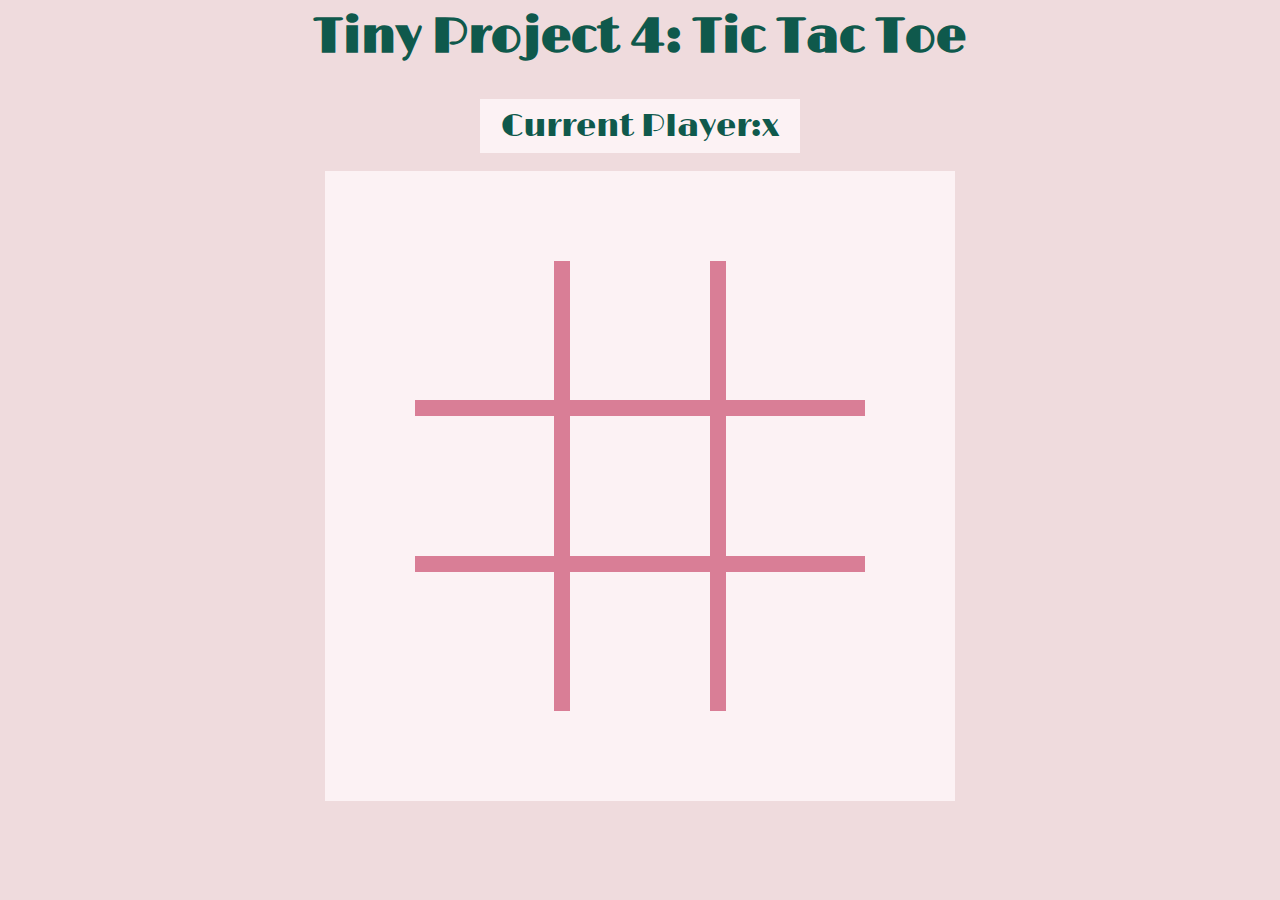
<file: ClickTacToe/index.html>
<html>

<head>
    <meta http-equiv="Content-Type" content="text/html; charset=UTF-8">
    <meta name="viewport" content="width=device-width, initial-scale=1.0">
    <title>Tic Tac Toe</title>
    <link rel="stylesheet" href="styles.css" media="all">
    <script src="scripts.js" defer></script>

</head>

<body>
    <header>
        <h1> Tiny Project 4: Tic Tac Toe</h1>
    </header>

    <main>

        <div id="currentPlayer">
            Current Player: <span> </span>
        </div>

        <br>

        <div class="gamearea">
                <div class=" game-background">
                    <div class="game">
                        <!-- row 1-->
                        <div class="square" id="a1"></div>
                        <div class="square" id="a2"></div>
                        <div class="square" id="a3"></div>

                        <!-- row 2-->
                        <div class="square" id="b1"></div>
                        <div class="square" id="b2"></div>
                        <div class="square" id="b3"></div>

                        <!-- row 3-->
                        <div class="square" id="b1"></div>
                        <div class="square" id="c2"></div>
                        <div class="square" id="c3"></div>

                    </div>
                </div>
        </div>

        <br>

        <div id="gameResult">no winner yet</div>

    </main>

</body>

</html>
</file>
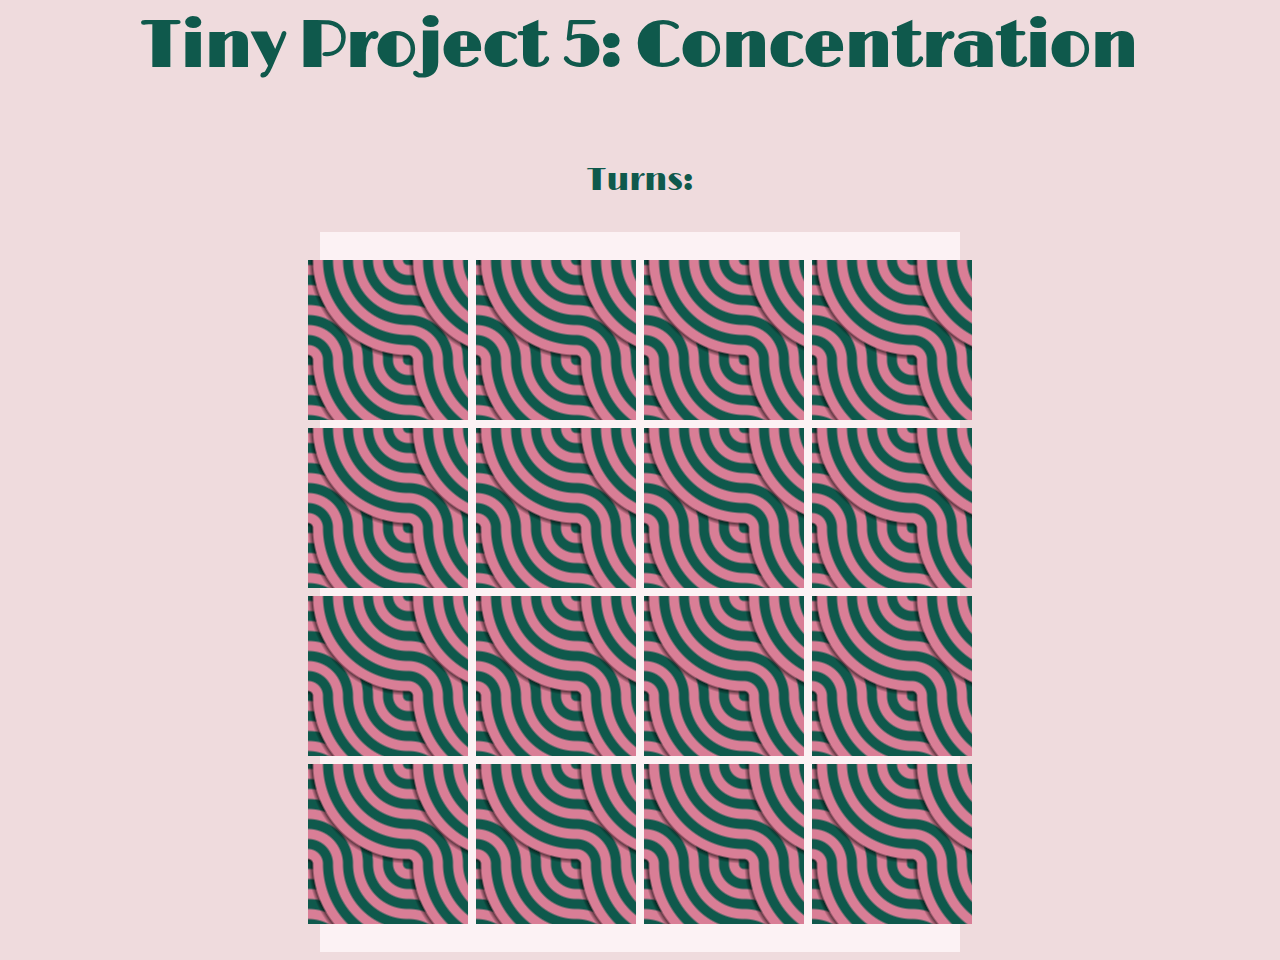
<file: Concentration/index.html>
<html>

<head>
    <meta http-equiv="Content-Type" content="text/html; charset=UTF-8">
    <meta name="viewport" content="width=device-width, initial-scale=1.0">
    <title>
        Tiny project 5: Concentration 
    </title>
    <link rel="stylesheet" href="styles.css" media="all">
    <script src="scripts.js" defer></script>

</head>

<body>

    <header>
        <h1> Tiny Project 5: Concentration</h1>
    </header>

    <main>
        <div id="turnCount">
            <p>Turns: <span></span></p>
        </div>
    <div class="background">
        <div id="gameboard">
            <div class= "card pair1">
                <div class="cardContent">
                    <div class= "cardfront"></div>
                    <div class= "cardback">:)</div>
                </div>
            </div>

            <div class= "card pair1">
                <div class="cardContent">
                    <div class= "cardfront"></div>
                    <div class= "cardback">:)</div>
                </div>
            </div>

            <div class= "card pair2">
                <div class="cardContent">
                    <div class= "cardfront"></div>
                    <div class= "cardback">:|</div>
                </div>
            </div>

            <div class= "card pair2">
                <div class="cardContent">
                    <div class= "cardfront"></div>
                    <div class= "cardback">:|</div>
                </div>
            </div>

            <div class= "card pair3">
                <div class="cardContent">
                    <div class= "cardfront"></div>
                    <div class= "cardback">:D</div>
                </div>
            </div>

            <div class= "card pair3">
                <div class="cardContent">
                    <div class= "cardfront"></div>
                    <div class= "cardback">:D</div>
                </div>
            </div>

            <div class= "card pair4">
                <div class="cardContent">
                    <div class= "cardfront"></div>
                    <div class= "cardback">>:D</div>
                </div>
            </div>

            <div class= "card pair4">
                <div class="cardContent">
                    <div class= "cardfront"></div>
                    <div class= "cardback">>:D</div>
                </div>
            </div>

            <div class= "card pair5">
                <div class="cardContent">
                    <div class= "cardfront"></div>
                    <div class= "cardback">:(</div>
                </div>
            </div>

            <div class= "card pair5">
                <div class="cardContent">
                    <div class= "cardfront"></div>
                    <div class= "cardback">:(</div>
                </div>
            </div>

            <div class= "card pair6">
                <div class="cardContent">
                    <div class= "cardfront"></div>
                    <div class= "cardback"> >:|</div>
                </div>
            </div>

            <div class= "card pair6">
                <div class="cardContent">
                    <div class= "cardfront"></div>
                    <div class= "cardback"> >:|</div>
                </div>
            </div>

            <div class= "card pair7">
                <div class="cardContent">
                    <div class= "cardfront"></div>
                    <div class= "cardback">D:</div>
                </div>
            </div>

            <div class= "card pair7">
                <div class="cardContent">
                    <div class= "cardfront"></div>
                    <div class= "cardback">D:</div>
                </div>
            </div>

            <div class= "card pair8">
                <div class="cardContent">
                    <div class= "cardfront"></div>
                    <div class= "cardback">:P</div>
                </div>
            </div>

            <div class= "card pair8">
                <div class="cardContent">
                    <div class= "cardfront"></div>
                    <div class= "cardback">:P</div>
            </div>

        </div>

      </div>
      
       <div id="winning"></div>
    </main>

</body>

</html>
</file>
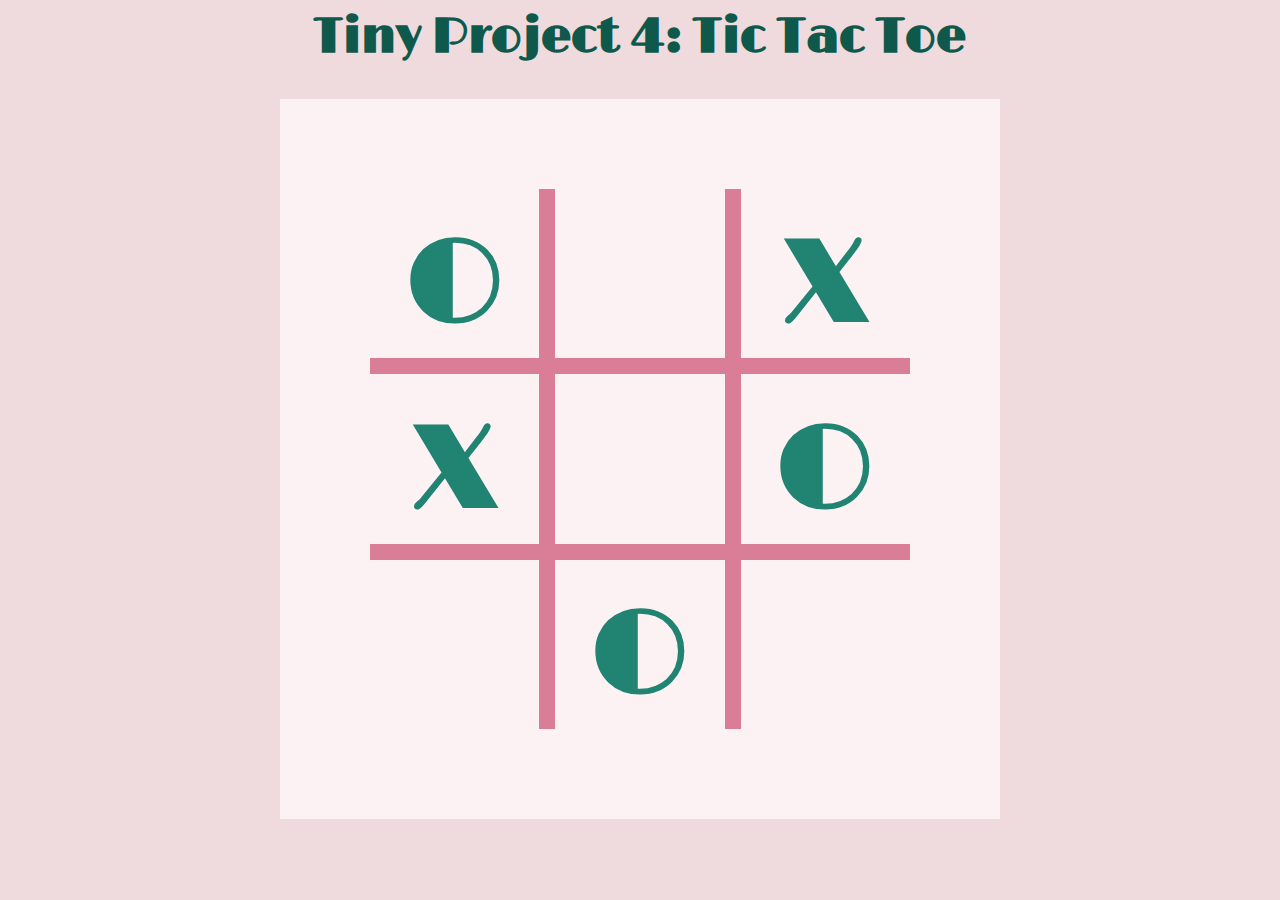
<file: TP4/index.html>
<html>

<head>
    <meta http-equiv="Content-Type" content="text/html; charset=UTF-8">
    <meta name="viewport" content="width=device-width, initial-scale=1.0">
    <title>Tic Tac Toe</title>
    <link rel="stylesheet" href="styles.css" media="all">

</head>

<body>

    <header>
        <h1> Tiny Project 4: Tic Tac Toe</h1>
    </header>

    <main>
    
        <div class=" game-background">
            <div class="game">
                <!-- row 1-->
                 <div class="square">o</div>
                 <div class="square"></div>
                 <div class="square">x</div>

                <!-- row 2-->
                 <div class="square">x</div>
                 <div class="square"></div>
                 <div class="square">o</div>

                <!-- row 3-->
                 <div class="square"></div>
                 <div class="square">o</div>
                 <div class="square"></div>
                                  
            </div>
        </div>
    </main>

</body>

</html>
</file>
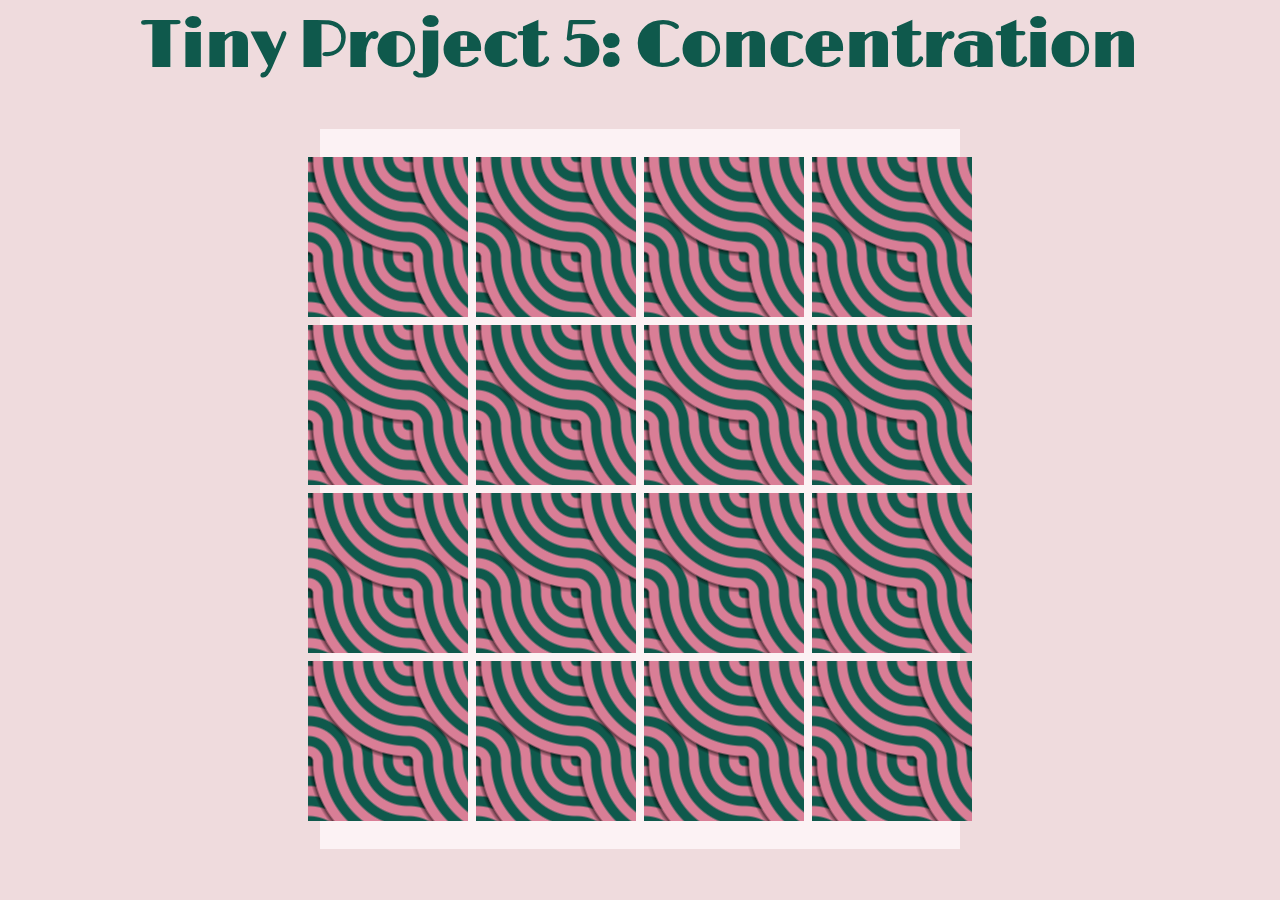
<file: TP5/index.html>
<html>

<head>
    <meta http-equiv="Content-Type" content="text/html; charset=UTF-8">
    <meta name="viewport" content="width=device-width, initial-scale=1.0">
    <title>
        Tiny project 5: Concentration 
    </title>
    <link rel="stylesheet" href="styles.css" media="all">

</head>

<body>

    <header>
        <h1> Tiny Project 5: Concentration</h1>
    </header>

    <main>
    <div class="background">
        <div class="gameboard">
            <!--Card 1---------------------------->
            <div class= "card pair1">
                <div class="cardContent">
                    <div class= "cardfront"></div>
                    <div class= "cardback">:)</div>
                </div>
            </div>

            <div class= "card pair1">
                <div class="cardContent">
                    <div class= "cardfront"></div>
                    <div class= "cardback">:)</div>
                </div>
            </div>

         <!--Card 2---------------------------->
            <div class= "card pair2">
                <div class="cardContent">
                    <div class= "cardfront"></div>
                    <div class= "cardback">:|</div>
                </div>
            </div>

            <div class= "card pair2">
                <div class="cardContent">
                    <div class= "cardfront"></div>
                    <div class= "cardback">:|</div>
                </div>
            </div>

         <!--Card 3---------------------------->
            <div class= "card pair3">
                <div class="cardContent">
                    <div class= "cardfront"></div>
                    <div class= "cardback">:D</div>
                </div>
            </div>

            <div class= "card pair3">
                <div class="cardContent">
                    <div class= "cardfront"></div>
                    <div class= "cardback">:D</div>
                </div>
            </div>

         <!--Card 4---------------------------->
            <div class= "card pair4">
                <div class="cardContent">
                    <div class= "cardfront"></div>
                    <div class= "cardback">>:D</div>
                </div>
            </div>

            <div class= "card pair4">
                <div class="cardContent">
                    <div class= "cardfront"></div>
                    <div class= "cardback">>:D</div>
                </div>
            </div>

        <!--Card 5---------------------------->
            <div class= "card pair5">
                <div class="cardContent">
                    <div class= "cardfront"></div>
                    <div class= "cardback">:(</div>
                </div>
            </div>

            <div class= "card pair5">
                <div class="cardContent">
                    <div class= "cardfront"></div>
                    <div class= "cardback">:(</div>
                </div>
            </div>

         <!--Card 6---------------------------->
            <div class= "card pair6">
                <div class="cardContent">
                    <div class= "cardfront"></div>
                    <div class= "cardback"> >:|</div>
                </div>
            </div>

            <div class= "card pair6">
                <div class="cardContent">
                    <div class= "cardfront"></div>
                    <div class= "cardback"> >:|</div>
                </div>
            </div>

         <!--Card 7---------------------------->
            <div class= "card pair7">
                <div class="cardContent">
                    <div class= "cardfront"></div>
                    <div class= "cardback">D:</div>
                </div>
            </div>

            <div class= "card pair7">
                <div class="cardContent">
                    <div class= "cardfront"></div>
                    <div class= "cardback">D:</div>
                </div>
            </div>

         <!--Card 8---------------------------->
            <div class= "card pair8">
                <div class="cardContent">
                    <div class= "cardfront"></div>
                    <div class= "cardback">:P</div>
                </div>
            </div>

            <div class= "card pair8">
                <div class="cardContent">
                    <div class= "cardfront"></div>
                    <div class= "cardback">:P</div>
            </div>

        </div>
      </div>
    </main>

</body>

</html>
</file>
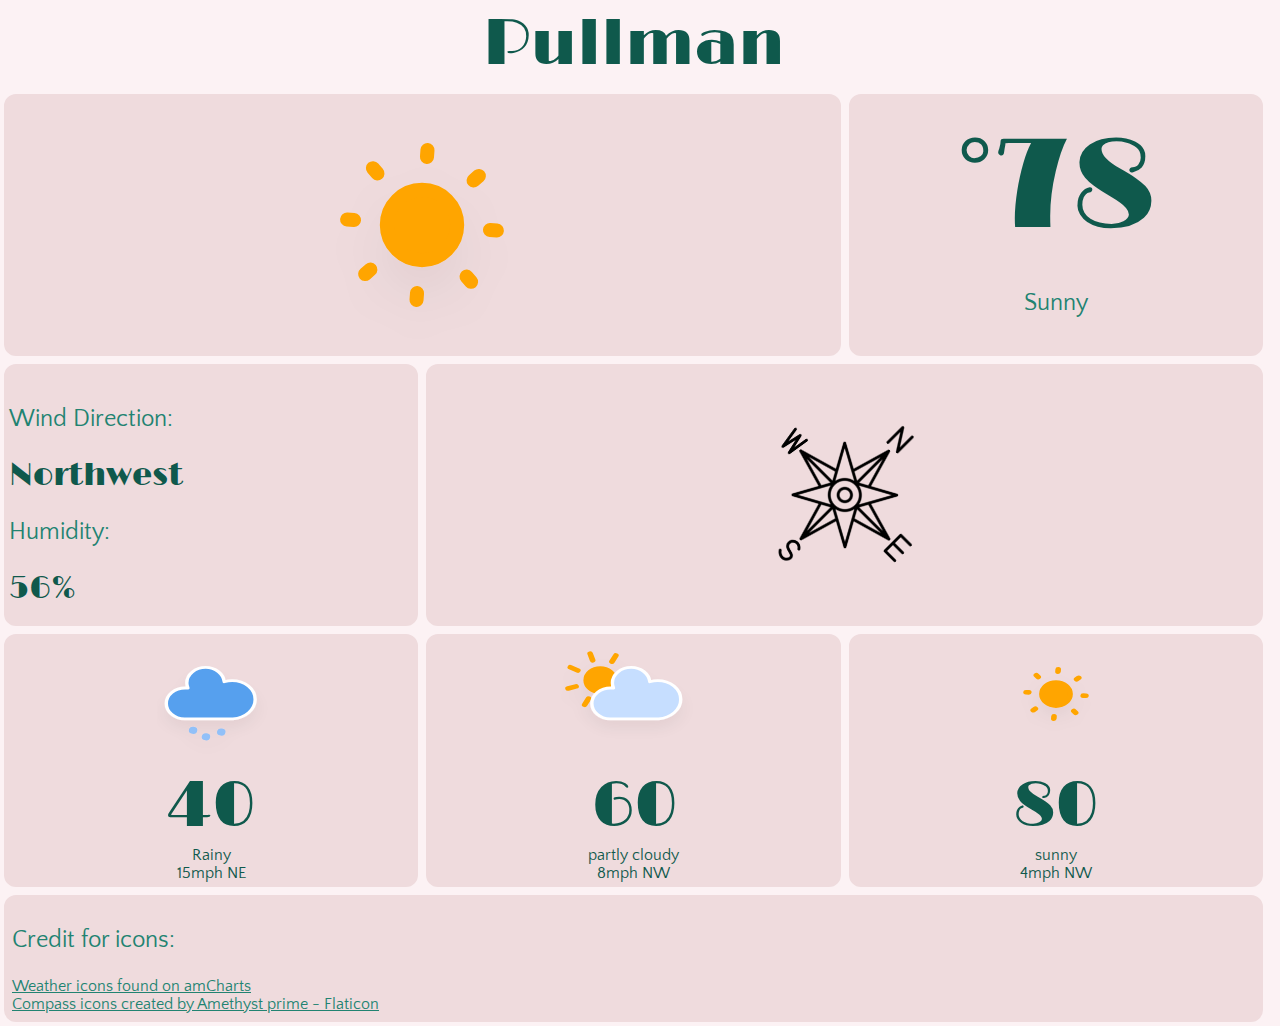
<file: TP6/index.html>
<html>

<head>
    <meta http-equiv="Content-Type" content="text/html; charset=UTF-8">
    <meta name="viewport" content="width=device-width, initial-scale=1.0">
    <title>Tiny Project 6: Weather App</title>
    <link rel="stylesheet" href="styles.css" media="all">

</head>

<body>


    <main>
            <div id= "location">Pullman</div>
            
            <div class="block" id="currentweathericon"><img id="current weather" src="weathericons/day.svg"></div>

            <div class="block" id="currentweatherinfo">
                <div class= "currentTemp">°78</div>
                <div class= "currentDescription">
                    <p>Sunny</p> <!--maybe weird whe adding java-->
                </div>
            </div>

<!-- Going to be humidity and have cool compass hopefully-->

            <div class="block" id="windinfo">
                <p>Wind Direction:</p>
                <div class="windDirection">Northwest</div>
                    <p>Humidity:</p>
                <div class= "humidity">56%</div>
            </div>

            <div id="compass" class="block">
                <img id="compassimg" src="weathericons/compass.png">
            </div>


<!--future info-->            
            <div id="predictions">

                <div class="block futureDay">
                    <div class="futureicon"><img id="futureIcon" src="weathericons/rainy.svg"></div>
                    <div class="futureTemp">40</div>
                    <div class="futureStatus">Rainy</div>                
                    <div class="futureWind">15mph NE</div>
                </div>

                <div class="block futureDay">
                    <div class="futureicon"><img id="futureIcon" src="weathericons/cloudy-day.svg"></div>
                    <div class="futureTemp">60</div>
                    <div class="futureStatus">partly cloudy</div>                
                    <div class="futureWind">8mph NW</div>
                </div>

                <div class="block futureDay">
                    <div class="futureicon"> <img id="futureIcon" src="weathericons/day.svg"></div> <!--these are the best icons i've ever found-->
                    <div class="futureTemp">80</div>
                    <div class="futureStatus">sunny</div>                
                    <div class="futureWind">4mph NW</div>
                </div>
                                
            </div>
            
        <div class="block" id="credit">
            <p>Credit for icons:</p>
            <a href="https://www.amcharts.com/free-animated-svg-weather-icons/" >Weather icons found on amCharts</a>
            <a href="https://www.flaticon.com/free-icons/compass" title="compass icons">Compass icons created by Amethyst prime - Flaticon</a>
         </div>

    </main>

</body>

</html>
</file>
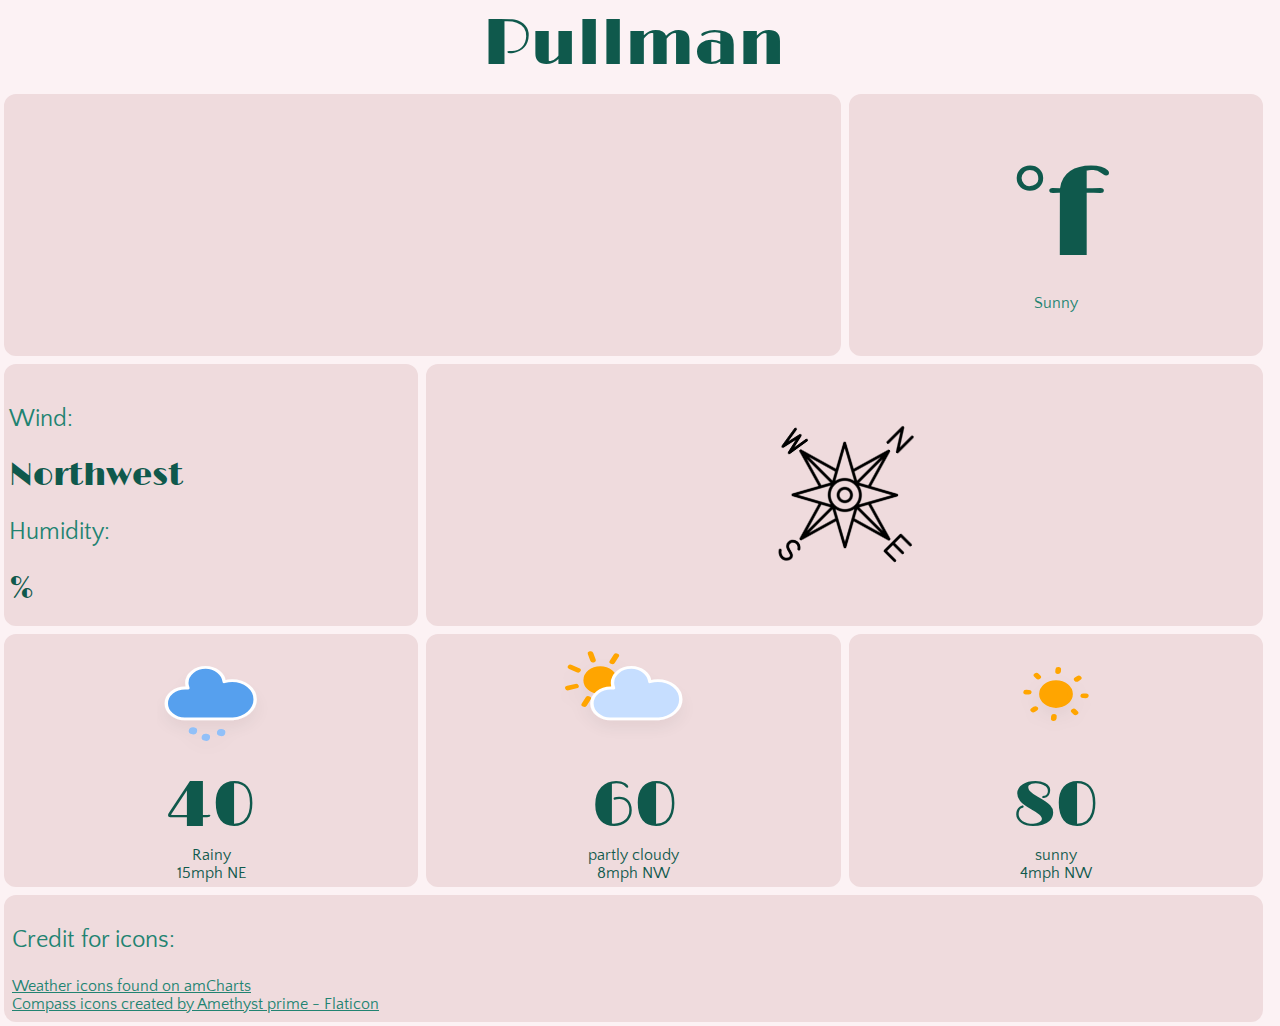
<file: weatherApp/index.html>
<html>

<head>
    <meta http-equiv="Content-Type" content="text/html; charset=UTF-8">
    <meta name="viewport" content="width=device-width, initial-scale=1.0">
    <title>Tiny Project 6: Weather App</title>
    <link rel="stylesheet" href="styles.css" media="all">
    <script src="scripts.js" defer></script>


</head>

<body>


    <main>
            <div id= "location">Pullman</div>
            
            <div class="block" id="currentweathericon"><!--<img id="currentweatherimg" src="weathericons/day.svg">--></div>

            <div class="block" id="currentweatherinfo">
                <div class= "currentTemp"><span></span>°f</div>
                <div class= "currentDescription">Sunny</div>
            </div>

<!-- Going to be humidity and have cool compass hopefully-->

            <div class="block" id="windinfo">
                <p>Wind:</p>
                <div class="windDirection">Northwest</div>
                    <p>Humidity:</p>
                <div class= "humidity"><span></span>%</div>
            </div>

            <div id="compass" class="block">
                <img id="compassimg" src="weathericons/compass.png">
            </div>


<!--future info-->            
            <div id="predictions">

                <div class="block futureDay">
                    <div class="futureicon"><img id="futureIcon" src="weathericons/rainy.svg"></div>
                    <div class="futureTemp">40</div>
                    <div class="futureStatus">Rainy</div>                
                    <div class="futureWind">15mph NE</div>
                </div>

                <div class="block futureDay">
                    <div class="futureicon"><img id="futureIcon" src="weathericons/cloudy-day.svg"></div>
                    <div class="futureTemp">60</div>
                    <div class="futureStatus">partly cloudy</div>                
                    <div class="futureWind">8mph NW</div>
                </div>

                <div class="block futureDay">
                    <div class="futureicon"> <img id="futureIcon" src="weathericons/day.svg"></div> <!--these are the best icons i've ever found-->
                    <div class="futureTemp">80</div>
                    <div class="futureStatus">sunny</div>                
                    <div class="futureWind">4mph NW</div>
                </div>
                                
            </div>
            
        <div class="block" id="credit">
            <p>Credit for icons:</p>
            <a href="https://www.amcharts.com/free-animated-svg-weather-icons/" >Weather icons found on amCharts</a>
            <a href="https://www.flaticon.com/free-icons/compass" title="compass icons">Compass icons created by Amethyst prime - Flaticon</a>
         </div>

    </main>

</body>

</html>
</file>
<file: ClickTacToe/styles.css>
/* da fonts**********************************************************/
@import url('https://fonts.googleapis.com/css2?family=Limelight&family=Quattrocento+Sans:ital,wght@0,400;0,700;1,400;1,700&display=swap');

@import url('https://fonts.googleapis.com/css2?family=Quattrocento+Sans:ital,wght@0,400;0,700;1,400;1,700&display=swap');
/**********************************************************************/

/* responsive**********************************************************/
@media only screen and (orientation: landscape){ 
:root{
    --gameboard: 50vh;
    --background: 70vh;
    --currentPlayerFont: 2rem;
    --currentPlayerBackground: 10em; 
}

}

@media only screen and (orientation: portrait){
    :root{
    --gameboard: 50vh;
    --background: 95vw;

    --currentPlayerFont: 1.5rem;
    --currentPlayerBackground: 15em; 
}



}
/********************************************************************/

/*Player info**********************************************************/
#currentPlayer{
display: flex;
align-items: center;
justify-content: center;
background-color: #FCF2F4;
width: var(--currentPlayerBackground);
height: 6vh;

font-family: "Limelight", sans-serif;
font-size: var( --currentPlayerFont);
color:#0F594C;

}

#gameResult{
display: none;
position: absolute;
top:40%;
left:23%;
z-index: 1; 

text-align: center;
background-color: #EFDBDD;
width: var(--currentPlayerBackground);
height: 6vh;

font-family: "Limelight", sans-serif;
font-size: var( --currentPlayerFont);
color:#0F594C;
transition: 1s;

}
/********************************************************************/

/* the game**********************************************************/

body{
    background-color:#EFDBDD;
    
}
main {
    display: flex;
    align-items: center;
    justify-content: center;
    flex-direction: column;
}

h1{
    font-family: "Limelight", sans-serif;
    color:#0F594C;
    text-align: center;
    font-size: 3rem;
}

.game-background{
    width:var(--background);
    height:var(--background);
    display: flex;
    align-items: center;
    justify-content: center;
    background-color: #FCF2F4;
}

.game{
    position: relative;
    width: var(--gameboard);
    height: var(--gameboard);
    background-color: #D97E96;

    display:grid;
    grid-template-rows: 1fr 1fr 1fr;
    grid-template-columns: 1fr 1fr 1fr;
    gap: 1em;

}

.square{
    display: flex;
    align-items: center;
    justify-content: center;

    position: relative;
    background-color: #FCF2F4;
    font-family: "Limelight", sans-serif;
    font-size: 10rem;
    color:#218371;
    overflow: hidden;
    transition: background-color 0.2s ease;

}

.square:hover{
    background-color: #EFDBDD;
    
}
.square.clicked:hover{
    background-color: #FCF2F4;
    
}
/*game over**********************************************************/
</file>
<file: Concentration/styles.css>
/* Tiny Project 5: Concentraition******************************/
/* da fonts**********************************************************/
@import url('https://fonts.googleapis.com/css2?family=Limelight&family=Quattrocento+Sans:ital,wght@0,400;0,700;1,400;1,700&display=swap');

@import url('https://fonts.googleapis.com/css2?family=Quattrocento+Sans:ital,wght@0,400;0,700;1,400;1,700&display=swap');
/**********************************************************************/

* {
    box-sizing: border-box;
}

:root {
    --cardSize: 10em;
    --backgroundHeight: 80vh;
    --backgroundWidth: 50vw;
}

body {
    background-color: #EFDBDD;
}

main {
    display: flex;
    flex-direction: column;
    align-items:center;
}

h1 {
    font-family: "Limelight", sans-serif;
    text-align: center;
    font-size: 4rem;
    color: #0f594c;
}

p{
    font-family: "Limelight", sans-serif;
    text-align: center;
    font-size: 2rem;
    color: #0f594c;

}

.background {
    display: flex;
    justify-content: center;
    align-items: center;
    width: var(--backgroundWidth);
    height: var(--backgroundHeight);
    background-color: #FCF2F4;
}

/*************************************************/

/* Game Board set up******************************/
#gameboard {
    position: relative;
    display: grid;
    align-items: center;
    grid-template-rows: 1fr 1fr;
    grid-template-columns: 1fr 1fr 1fr 1fr;
    gap: .5em;

}

/* Game Board Mobile set up***********************/
@media only screen and (orientation: portrait) {
    :root {
        --cardSize: 8em;
        --backgroundHeight: 150%;
        --backgroundWidth: 95vw;
    }

    h1 {
        font-size: 2rem;
    }


    .gameboard {
        position: relative;
        display: grid;
        align-items: center;
        grid-template-columns: 1fr 1fr;
        grid-template-rows: 1fr 1fr 1fr 1fr;
        gap: .5em;
    }

}

/************************************************/

/*Card look**************************************/

.card {
    position: relative;
    width: var(--cardSize);
    height: var(--cardSize);
    perspective: 600px;
    transition: opacity 1s;

}

.cardContent {
    position: absolute;
    width: 100%;
    height: 100%;
    transition: transform 0.5s;
    transform-style: preserve-3d;
}


.cardfront,
.cardback {
    position: absolute;
    background-color: #4D8C63;
    color: #FCF2F4;
    font-size: 5rem;
    width: 100%;
    height: 100%;
    backface-visibility: hidden;
}

.cardfront {
    --s: 100px;
    /* control the size*/
    --c1: #0f594c;
    --c2: #d97e96;

    --_g:
        var(--c2) 6% 14%, var(--c1) 16% 24%, var(--c2) 26% 34%, var(--c1) 36% 44%,
        var(--c2) 46% 54%, var(--c1) 56% 64%, var(--c2) 66% 74%, var(--c1) 76% 84%, var(--c2) 86% 94%;
    background:
        radial-gradient(100% 100% at 100% 0, var(--c1) 4%, var(--_g), #0008 96%, #0000),
        radial-gradient(100% 100% at 0 100%, #0000, #0008 4%, var(--_g), var(--c1) 96%) var(--c1);
    background-size: var(--s) var(--s);
}

.cardback {
    display: flex;
    align-items: center;
    justify-content: center;
    background-color: #0F594C;
    transform: rotateX(180deg);

    font-family: "Limelight", sans-serif;
    text-align: center;
}

.card.clicked .cardContent {
    transform: rotateX(180deg);
}

.matched{
    transition-delay: 1s;
    opacity: 0;
}

#winning{
    display: none;
    position: absolute;
    z-index: 1;
    left: center;

    width: 5em;
    height: 3em;
    background-color:#EFDBDD;
    font-family: "Limelight", sans-serif;
    text-align: center;
    font-size: 4rem;
    color: #0f594c; 

}
/***********************************************/
</file>
<file: TP4/styles.css>
/* da fonts**********************************************************/
@import url('https://fonts.googleapis.com/css2?family=Limelight&family=Quattrocento+Sans:ital,wght@0,400;0,700;1,400;1,700&display=swap');

@import url('https://fonts.googleapis.com/css2?family=Quattrocento+Sans:ital,wght@0,400;0,700;1,400;1,700&display=swap');
/**********************************************************************/

/* responsive**********************************************************/
@media only screen and (orientation: landscape){ 
:root{
    --gameboard: 60vh;
    --background: 80vh;
}

}

@media only screen and (orientation: portrait){
    :root{
    --gameboard: 90%;
    --background: 95%;
}



}
/********************************************************************/

/* the game**********************************************************/

body{
    background-color:#EFDBDD;
}
main{
    display: flex;
    align-items: center;
    justify-content: center;

}

h1{
    font-family: "Limelight", sans-serif;
    color:#0F594C;
    text-align: center;
    font-size: 3rem;
}

.game-background{
    width:var(--background);
    height:var(--background);
    display: flex;
    align-items: center;
    justify-content: center;
    background-color: #FCF2F4;
}

.game{
    position: relative;
    width: var(--gameboard);
    height: var(--gameboard);
    background-color: #D97E96;

    display:grid;
    grid-template-rows: 1fr 1fr 1fr;
    grid-template-columns: 1fr 1fr 1fr;
    gap: 1em;

}

.square{
    display: flex;
    align-items: center;
    justify-content: center;

    position: relative;
    background-color: #FCF2F4;
    font-family: "Limelight", sans-serif;
    font-size: 10rem;
    color:#218371;
    overflow: hidden;

}

/*game over**********************************************************/
</file>
<file: TP5/styles.css>
/* Tiny Project 5: Concentraition******************************/
/* da fonts**********************************************************/
@import url('https://fonts.googleapis.com/css2?family=Limelight&family=Quattrocento+Sans:ital,wght@0,400;0,700;1,400;1,700&display=swap');

@import url('https://fonts.googleapis.com/css2?family=Quattrocento+Sans:ital,wght@0,400;0,700;1,400;1,700&display=swap');
/**********************************************************************/

*{
box-sizing: border-box;
}

:root{
    --cardSize: 10em;
    --backgroundHeight:80vh;
    --backgroundWidth: 50vw;
}

body{
    background-color: #EFDBDD;
}
main{
    display: flex;
    justify-content:center;
    align-items: center;
}

h1{
    font-family: "Limelight", sans-serif;
    text-align: center;
    font-size: 4rem;
    color:#0f594c;
}

.background{
    display: flex;
    justify-content:center;
    align-items: center;
    width: var(--backgroundWidth); 
    height: var(--backgroundHeight);
    background-color:#FCF2F4;
}
/*************************************************/

/* Game Board set up******************************/
.gameboard{
    position: relative;
    display:grid;
    align-items: center;
    grid-template-rows: 1fr 1fr;
    grid-template-columns: 1fr 1fr 1fr 1fr;
    gap: .5em;

}

/* Game Board Mobile set up***********************/
@media only screen and (orientation: portrait){
:root{
    --cardSize: 8em;
    --backgroundHeight: 150%;
    --backgroundWidth: 95vw;
}

h1{
    font-size: 2rem;
}


.gameboard{
    position: relative;
    display:grid;
    align-items: center;
    grid-template-columns: 1fr 1fr;
    grid-template-rows: 1fr 1fr 1fr 1fr;
    gap: .5em;
}

}
/************************************************/

/*Card look**************************************/

.card{
    position: relative;
    width: var(--cardSize);
    height: var(--cardSize);
    perspective: 600px; 

}

.cardContent{
    position: absolute;
    width: 100%;
    height: 100%;
    transition: transform 0.5s;
    transform-style: preserve-3d;
}


.cardfront,
.cardback{
    position: absolute;
    background-color: #4D8C63;
    color:#FCF2F4;
    font-size: 5rem;
    width: 100%;
    height: 100%;
    backface-visibility: hidden;
}

.cardfront{
  --s: 100px; /* control the size*/
  --c1: #0f594c;
  --c2: #d97e96;
  
  --_g: 
     var(--c2) 6%  14%,var(--c1) 16% 24%,var(--c2) 26% 34%,var(--c1) 36% 44%,
     var(--c2) 46% 54%,var(--c1) 56% 64%,var(--c2) 66% 74%,var(--c1) 76% 84%,var(--c2) 86% 94%;
  background:
    radial-gradient(100% 100% at 100% 0,var(--c1) 4%,var(--_g),#0008 96%,#0000),
    radial-gradient(100% 100% at 0 100%,#0000, #0008 4%,var(--_g),var(--c1) 96%)
    var(--c1);
  background-size: var(--s) var(--s);
}

.cardback{
    display: flex;
    align-items: center;
    justify-content: center;
    background-color:#0F594C;
    transform: rotateX(180deg);

    font-family: "Limelight", sans-serif;
    text-align: center;
}
.card:hover .cardContent{
    transform: rotateX(180deg);
}
/***********************************************/
</file>
<file: TP6/styles.css>
/* da fonts*****gotta be on brand always*****************************************************/
@import url('https://fonts.googleapis.com/css2?family=Limelight&family=Quattrocento+Sans:ital,wght@0,400;0,700;1,400;1,700&display=swap');

@import url('https://fonts.googleapis.com/css2?family=Quattrocento+Sans:ital,wght@0,400;0,700;1,400;1,700&display=swap');
/**********************************************************************/
*{
    box-sizing:border-box;

    --padding: .3rem;
    --currentWeather: 50vh;
    --compass: 10em;
    --futureIcon: 15vh;
    --border: 1em;
    --paddingtop: 1.5em;

    --locationSize: 2rem;
    --CurrentTemp: 4rem;
    --pSize: .8rem;
    --windinfo: 1.2rem;
    --futuretemp: 3rem;
}

body{
    padding: 0;
    margin: 0;
    background-color:#FCF2F4;
    font-family: "Quattrocento Sans", sans-serif;

}

main{

    position: relative;
    width: 100%;
    height: 100%;

    display: grid;
    grid-template-columns: 33vw 33vw 33vw;
    grid-template-rows: 10vh 30vh 30vh 25vh 20vh;
    grid-template-areas:
        'location  location  location'
        'currentweathericon  currentweathericon  currentweatherinfo'
        'windinfo  compass  compass'  /*this is so scary to me*/
        'futureinfo  futureinfo  futureinfo'
        'credit credit credit'; /*IM SO HAPPY I FIGURED IT OUT*/
}
 
p{
    color:#218371;
    font-size: var(--pSize);
}

a{
    color:#218371;
}

a:hover{
    color: #4D8C63;
}

#location{
    display: flex;
    align-items: center;
    justify-content: center;

    grid-area: location;
    font-family: "Limelight", sans-serif;
    background-color:#FCF2F4;
    color:#0F594C;
    font-size: var(--locationSize);
}


.block{
    background-color:#EFDBDD;
    border: solid .3em #FCF2F4;
    border-radius: 1em;
}

/* Section 1: current info*****************************************************/

#currentweathericon{
    display: flex;
    align-items: center;
    justify-content: center;
    grid-area: currentweathericon;

}

#currentweathericon img{
    width: var(--currentWeather);
    height: var(--currentWeather);
}

#currentweatherinfo{
    display: flex;
    justify-content: center;
    flex-direction:column; 

    grid-area: currentweatherinfo;
    text-align: center;
    color: #218371;

}

#currentweatherinfo .currentTemp{
    font-family: "Limelight", sans-serif; /*current no longer looks like a real word to me*/
    font-size: var(--CurrentTemp);
    color: #0F594C;

}

/* Section 2: Wind + Humidity*****************************************************/
#windinfo{
    padding: var(--padding);
    grid-area: windinfo;
    display: flex;
    flex-direction:column; 
    justify-content: center;

}
#windinfo div{
    color:#0F594C;
    font-family: "Limelight", sans-serif;
    font-size: var(--windinfo);
}

#compass{
    grid-area: compass;

    display: flex;
    align-items: center;
    justify-content: center;
 
}

#compassimg{
    width: var(--compass);
    height: var(--compass);
    transform: rotate(45deg); /*the goal is to make this rotate with the degrees of the wind*/
}

/* Section 3: Future info*****************************************************/
#predictions{
    display: flex; /*i feel like there is an easier way of adding flex direction but when i add it to main everything breaks*/
    overflow: auto;
    overflow-y:hidden; 

    grid-area: futureinfo;
    position: absolute;
    width: 100%;
    height: 100%;

    /*NO SCROLL BARS on mobile at least*/
    scrollbar-width: none;
    -ms-overflow-style: none; 

}
.futureDay{
    display: flex;
    flex-direction:column; 
    justify-content: flex-end;
    align-items: center;

    width:45%;
    height:100%;
    background-color: #EFDBDD;
    padding: var(--padding);

}
.futureDay div{
    color:#0F594C;
}

.futuretemp{
    font-family: "Limelight", sans-serif;
    font-size: var(--futuretemp);
}


#futureIcon{
    padding-top: 2em;
    width:var(--futureIcon);
    height:var(--futureIcon);
}

#credit{
    grid-area:credit;
    display: flex;
    flex-direction:column;

    position: relative;
    width:100%;
    padding:.5em;
}

/* Section 3: responsive for desktop*****************************************************/
@media only screen and (orientation: landscape){
    *{
        --compass: 20vh;
        --futureIcon: 20vh;
        --border: 3em;
        --paddingtop: 1.5em;

        /*font sizes*********************/
         --locationSize: 4rem;
        --CurrentTemp: 8rem;
        --pSize: 1.5rem;
        --windinfo: 2rem;
        --futuretemp: 4rem;
    }

    main{
        grid-template-rows: 10vh 30vh 30vh 29vh 15vh;
    }


}
</file>
<file: weatherApp/styles.css>
/* da fonts*****gotta be on brand always*****************************************************/
@import url('https://fonts.googleapis.com/css2?family=Limelight&family=Quattrocento+Sans:ital,wght@0,400;0,700;1,400;1,700&display=swap');

@import url('https://fonts.googleapis.com/css2?family=Quattrocento+Sans:ital,wght@0,400;0,700;1,400;1,700&display=swap');
/**********************************************************************/
*{
    box-sizing:border-box;

    --padding: .3rem;
    --currentWeather: 50vh;
    --compass: 10em;
    --futureIcon: 15vh;
    --border: 1em;
    --paddingtop: 1.5em;

    --locationSize: 2rem;
    --CurrentTemp: 4rem;
    --pSize: .8rem;
    --windinfo: 1.2rem;
    --futuretemp: 3rem;
}

body{
    padding: 0;
    margin: 0;
    background-color:#FCF2F4;
    font-family: "Quattrocento Sans", sans-serif;

}

main{

    position: relative;
    width: 100%;
    height: 100%;

    display: grid;
    grid-template-columns: 33vw 33vw 33vw;
    grid-template-rows: 10vh 30vh 30vh 25vh 20vh;
    grid-template-areas:
        'location  location  location'
        'currentweathericon  currentweathericon  currentweatherinfo'
        'windinfo  compass  compass'  /*this is so scary to me*/
        'futureinfo  futureinfo  futureinfo'
        'credit credit credit'; /*IM SO HAPPY I FIGURED IT OUT*/
}
 
p{
    color:#218371;
    font-size: var(--pSize);
}

a{
    color:#218371;
}

a:hover{
    color: #4D8C63;
}

#location{
    display: flex;
    align-items: center;
    justify-content: center;

    grid-area: location;
    font-family: "Limelight", sans-serif;
    background-color:#FCF2F4;
    color:#0F594C;
    font-size: var(--locationSize);
}


.block{
    background-color:#EFDBDD;
    border: solid .3em #FCF2F4;
    border-radius: 1em;
}

/* Section 1: current info*****************************************************/

#currentweathericon{
    display: flex;
    align-items: center;
    justify-content: center;
    grid-area: currentweathericon;

}

#currentweathericon img{
    width: var(--currentWeather);
    height: var(--currentWeather);
}

#currentweatherinfo{
    display: flex;
    justify-content: center;
    flex-direction:column; 

    grid-area: currentweatherinfo;
    text-align: center;
    color: #218371;

}

#currentweatherinfo .currentTemp{
    font-family: "Limelight", sans-serif; /*current no longer looks like a real word to me*/
    font-size: var(--CurrentTemp);
    color: #0F594C;

}

/* Section 2: Wind + Humidity*****************************************************/
#windinfo{
    padding: var(--padding);
    grid-area: windinfo;
    display: flex;
    flex-direction:column; 
    justify-content: center;

}
#windinfo div{
    color:#0F594C;
    font-family: "Limelight", sans-serif;
    font-size: var(--windinfo);
}

#compass{
    grid-area: compass;

    display: flex;
    align-items: center;
    justify-content: center;
 
}

#compassimg{
    width: var(--compass);
    height: var(--compass);
    transform: rotate(45deg); /*the goal is to make this rotate with the degrees of the wind*/
}

/* Section 3: Future info*****************************************************/
#predictions{
    display: flex; /*i feel like there is an easier way of adding flex direction but when i add it to main everything breaks*/
    overflow: auto;
    overflow-y:hidden; 

    grid-area: futureinfo;
    position: absolute;
    width: 100%;
    height: 100%;

    /*NO SCROLL BARS on mobile at least*/
    scrollbar-width: none;
    -ms-overflow-style: none; 

}
.futureDay{
    display: flex;
    flex-direction:column; 
    justify-content: flex-end;
    align-items: center;

    width:45%;
    height:100%;
    background-color: #EFDBDD;
    padding: var(--padding);

}
.futureDay div{
    color:#0F594C;
}

.futuretemp{
    font-family: "Limelight", sans-serif;
    font-size: var(--futuretemp);
}


#futureIcon{
    padding-top: 2em;
    width:var(--futureIcon);
    height:var(--futureIcon);
}

#credit{
    grid-area:credit;
    display: flex;
    flex-direction:column;

    position: relative;
    width:100%;
    padding:.5em;
}

/* Section 3: responsive for desktop*****************************************************/
@media only screen and (orientation: landscape){
    *{
        --compass: 20vh;
        --futureIcon: 20vh;
        --border: 3em;
        --paddingtop: 1.5em;

        /*font sizes*********************/
         --locationSize: 4rem;
        --CurrentTemp: 8rem;
        --pSize: 1.5rem;
        --windinfo: 2rem;
        --futuretemp: 4rem;
    }

    main{
        grid-template-rows: 10vh 30vh 30vh 29vh 15vh;
    }


}
</file>
